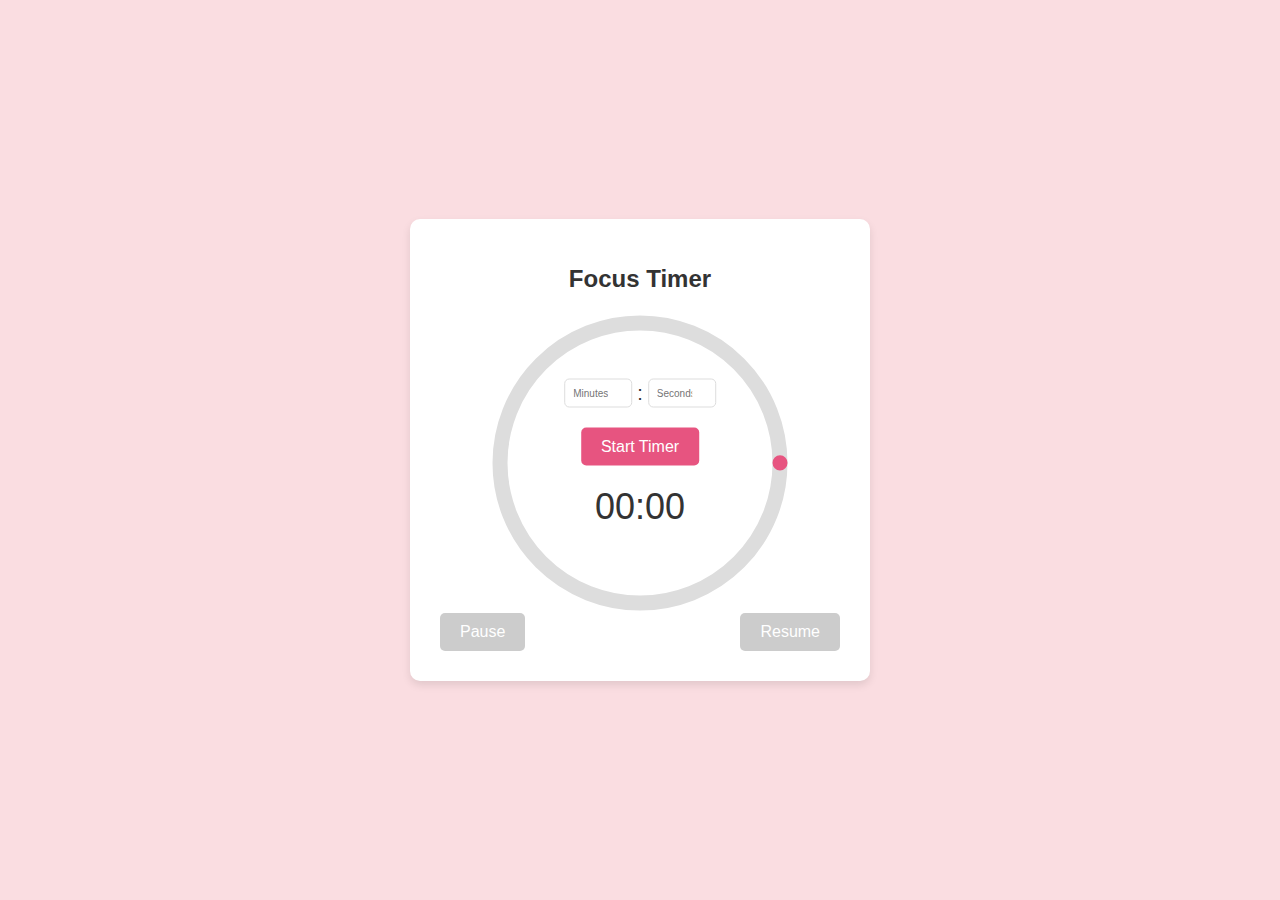
<file: focus_timer.html>
<!DOCTYPE html>
<html lang="en">
<head>
    <meta charset="UTF-8">
    <meta name="viewport" content="width=device-width, initial-scale=1.0">
    <title>Focus Timer</title>
    <link rel="stylesheet" href="focus_timer.css">
</head>
<body>
    <div class="container">
        <h1>Focus Timer</h1>
        <div class="progress-container">
            <svg class="circular-progress" width="300" height="300" viewBox="0 0 300 300">
                <circle class="circular-progress-bg" cx="150" cy="150" r="140"></circle>
                <circle id="progress-bar-fill" class="circular-progress-bar" cx="150" cy="150" r="140"></circle>
            </svg>
            <div class="form-container">
                <form id="timer-form" class="timer-form">
                    <div class="input-group">
                        <input type="number" id="minutes" placeholder="Minutes" required>
                        <span>:</span>
                        <input type="number" id="seconds" placeholder="Seconds" required>
                    </div>
                    <button type="submit" class="btn">Start Timer</button>
                </form>
                <div id="timer-display" class="timer-display">00:00</div>
            </div>
        </div>
        <div class="buttons">
            <button id="pause-button" class="btn" disabled>Pause</button>
            <button id="resume-button" class="btn" disabled>Resume</button>
        </div>
        <audio id="alarm-sound" src="alarm.mp3"></audio>
    </div>
    <script src="focus_timer.js"></script>
</body>
</html>
</file>
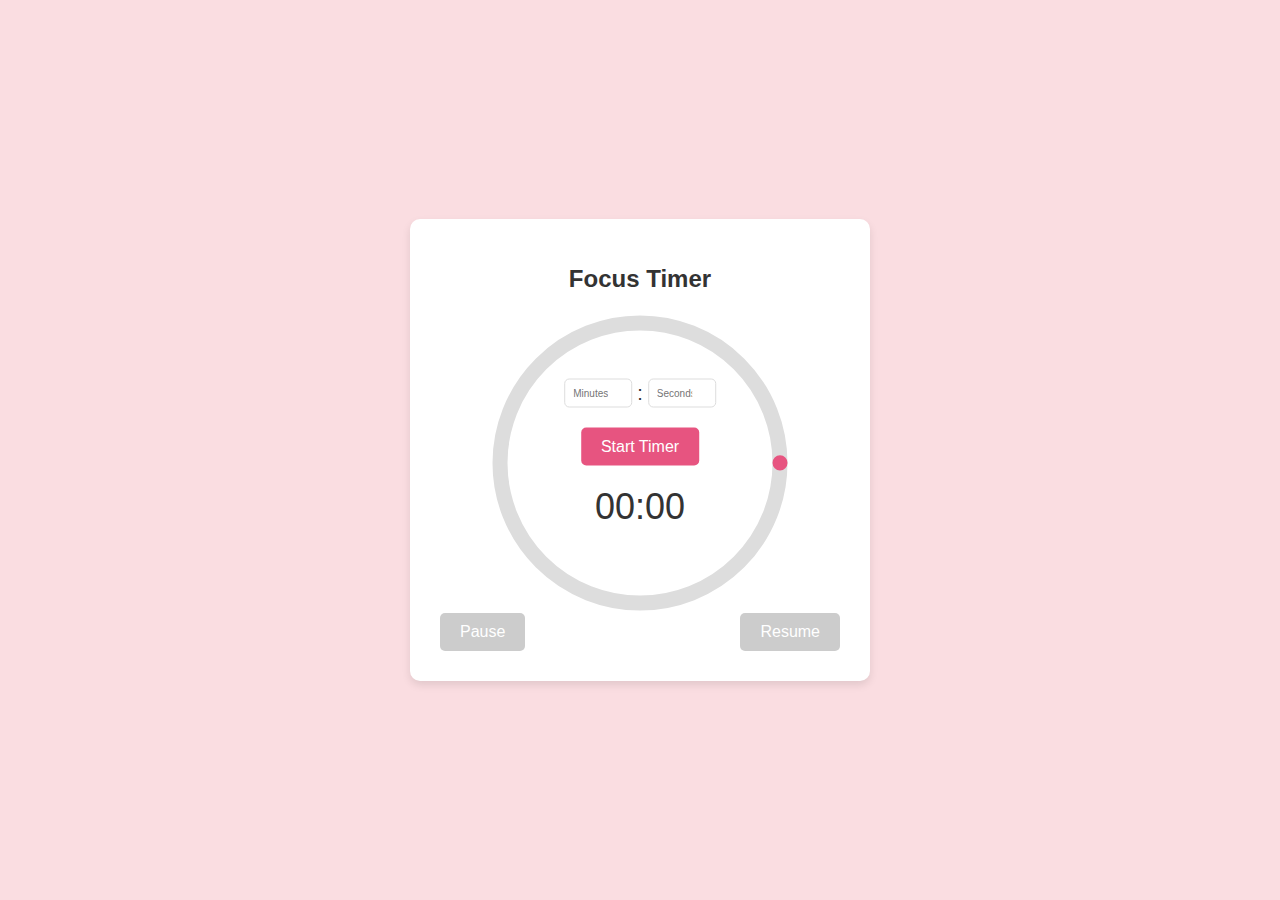
<file: trial.html>
<!DOCTYPE html>
<html lang="en">
<head>
    <meta charset="UTF-8">
    <meta name="viewport" content="width=device-width, initial-scale=1.0">
    <title>Focus Timer</title>
    <link rel="stylesheet" href="trialcss.css">
</head>
<body>
    <div class="container">
        <h1>Focus Timer</h1>
        <div class="progress-container">
            <svg class="circular-progress" width="300" height="300" viewBox="0 0 300 300">
                <circle class="circular-progress-bg" cx="150" cy="150" r="140"></circle>
                <circle id="progress-bar-fill" class="circular-progress-bar" cx="150" cy="150" r="140"></circle>
            </svg>
            <div class="form-container">
                <form id="timer-form" class="timer-form">
                    <div class="input-group">
                        <input type="number" id="minutes" placeholder="Minutes" required>
                        <span>:</span>
                        <input type="number" id="seconds" placeholder="Seconds" required>
                    </div>
                    <button type="submit" class="btn">Start Timer</button>
                </form>
                <div id="timer-display" class="timer-display">00:00</div>
            </div>
        </div>
        <div class="buttons">
            <button id="pause-button" class="btn" disabled>Pause</button>
            <button id="resume-button" class="btn" disabled>Resume</button>
        </div>
        <audio id="alarm-sound" src="alarm.mp3"></audio>
    </div>
    <script src="trialjs.js"></script>
</body>
</html>
</file>
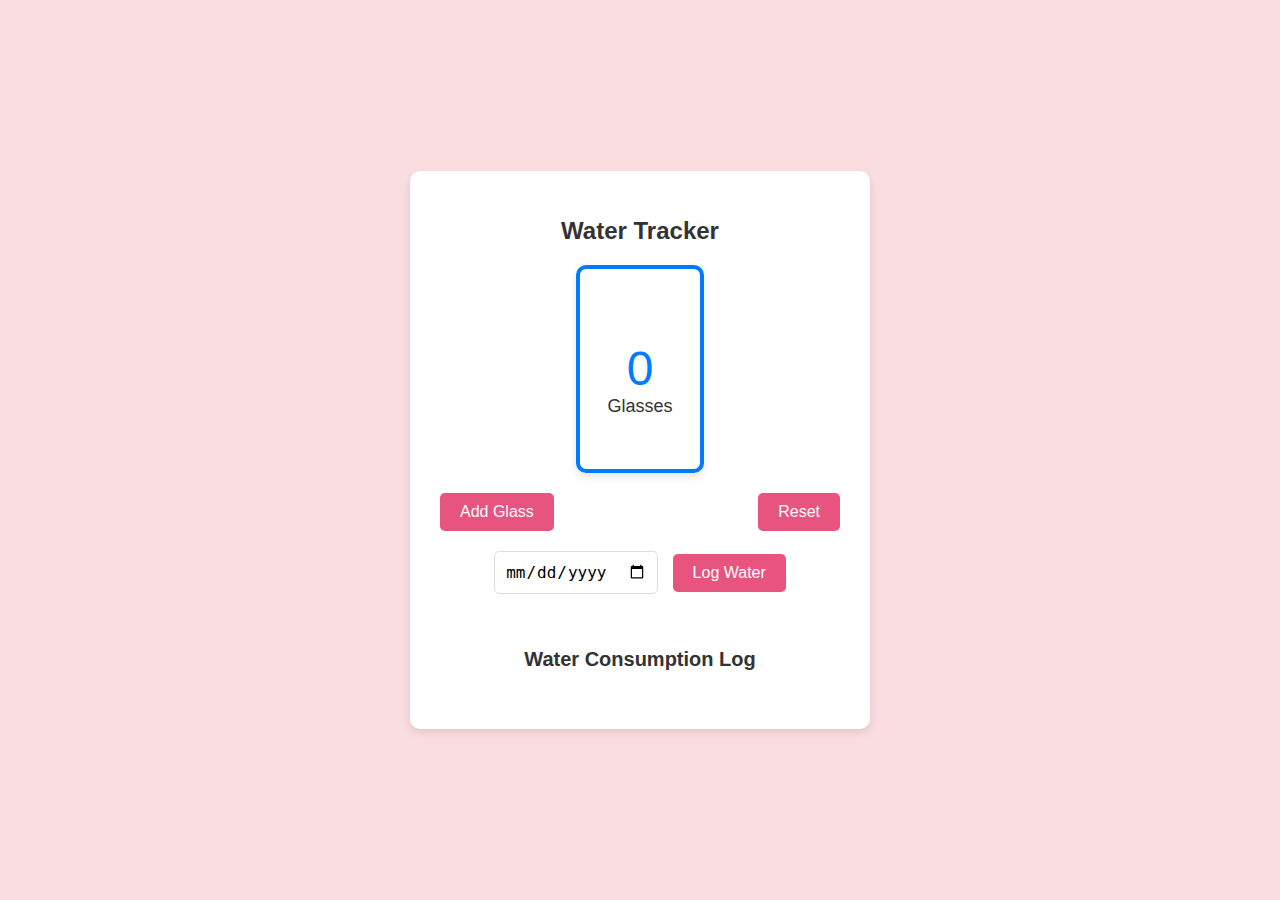
<file: wtrial.html>
<!DOCTYPE html>
<html lang="en">
<head>
    <meta charset="UTF-8">
    <meta name="viewport" content="width=device-width, initial-scale=1.0">
    <title>Water Tracker</title>
    <link rel="stylesheet" href="wtrial.css">
</head>
<body>
    <div class="container">
        <h1>Water Tracker</h1>
        <div class="tracker">
            <div class="glass">
                <div id="glass-fill" class="glass-fill"></div>
                <div class="inner-glass">
                    <div id="water-count" class="count">0</div>
                    <div class="label">Glasses</div>
                </div>
            </div>
        </div>
        <div class="buttons">
            <button id="add-water-button" class="btn">Add Glass</button>
            <button id="reset-water-button" class="btn reset">Reset</button>
        </div>
        <div id="kudos-message" class="kudos-message"></div>
        <div class="date-input">
            <input type="date" id="date-input">
            <button id="log-water-button" class="btn">Log Water</button>
        </div>
        <div id="water-log" class="water-log">
            <br>
            <h2>Water Consumption Log</h2><br>
        </div>
    </div>
    <script src="wtrial.js"></script>
</body>
</html>
</file>
<file: focus_timer.css>
/* styles.css */

body {
    font-family: 'Arial', sans-serif;
    display: flex;
    justify-content: center;
    align-items: center;
    height: 100vh;
    margin: 0;
    background: #fadde1;
}

.container {
    background: white;
    padding: 30px;
    border-radius: 10px;
    box-shadow: 0 4px 8px rgba(0, 0, 0, 0.1);
    text-align: center;
    max-width: 400px;
    width: 100%;
    position: relative;
}

h1 {
    margin-bottom: 20px;
    font-size: 24px;
    color: #333;
}

.progress-container {
    position: relative;
    width: 300px;
    height: 300px;
    margin: 0 auto;
}

.circular-progress {
    position: absolute;
    top: 0;
    left: 0;
}

.circular-progress-bg,
.circular-progress-bar {
    fill: none;
    stroke-width: 15;
    stroke-linecap: round;
}

.circular-progress-bg {
    stroke: #ddd;
}

.circular-progress-bar {
    stroke: #E75480;
    stroke-dasharray: 879; /* Circumference of the circle (2 * π * r) */
    stroke-dashoffset: 879; /* Start with full length (unfilled) */
    transition: stroke-dashoffset 0.5s linear;
}

.form-container {
    position: absolute;
    top: 50%;
    left: 50%;
    transform: translate(-50%, -50%);
    text-align: center;
}

.timer-form {
    display: flex;
    flex-direction: column;
    align-items: center;
    margin-bottom: 20px;
}
.timer-display {
    font-size: 10px; /* Reduced font size for display text */
    color: #333;
    margin-bottom: 20px;
}
.input-group {
    display: flex;
    align-items: center;
    margin-bottom: 20px;
}

.input-group input {
    width: 50px;  /* Adjusted width */
    padding: 8px; /* Reduced padding */
    font-size: 10px; /* Further reduced font size */
    text-align: center;
    border: 1px solid #ddd;
    border-radius: 5px;
    margin: 0 5px;
    outline: none;
}

.input-group span {
    font-size: 20px; /* Slightly reduced size for better balance */
    color: #333;
}
.timer-display {
    font-size: 36px;
    color: #333;
    margin-bottom: 20px;
}

.buttons {
    display: flex;
    justify-content: space-between;
}

.btn {
    padding: 10px 20px;
    font-size: 16px;
    color: white;
    background: #E75480;
    border: none;
    border-radius: 5px;
    cursor: pointer;
    outline: none;
    transition: background 0.3s;
}

.btn:hover {
    background: #A94064;
}

.btn:disabled {
    background: #ccc;
    cursor: not-allowed;
}

.alert-container {
    position: fixed;
    top: 50%;
    left: 50%;
    transform: translate(-50%, -50%);
    background: white;
    padding: 20px;
    box-shadow: 0 0 10px rgba(0, 0, 0, 0.1);
    border-radius: 10px;
    text-align: center;
}

.alert-container p {
    font-size: 18px;
    margin-bottom: 20px;
}

.alert-container button {
    padding: 20px 40px;
    background: #A94064;
    color: white;
    border: none;
    border-radius: 5px;
    cursor: pointer;
}
</file>
<file: trialcss.css>
/* styles.css */

body {
    font-family: 'Arial', sans-serif;
    display: flex;
    justify-content: center;
    align-items: center;
    height: 100vh;
    margin: 0;
    background: #fadde1;
}

.container {
    background: white;
    padding: 30px;
    border-radius: 10px;
    box-shadow: 0 4px 8px rgba(0, 0, 0, 0.1);
    text-align: center;
    max-width: 400px;
    width: 100%;
    position: relative;
}

h1 {
    margin-bottom: 20px;
    font-size: 24px;
    color: #333;
}

.progress-container {
    position: relative;
    width: 300px;
    height: 300px;
    margin: 0 auto;
}

.circular-progress {
    position: absolute;
    top: 0;
    left: 0;
}

.circular-progress-bg,
.circular-progress-bar {
    fill: none;
    stroke-width: 15;
    stroke-linecap: round;
}

.circular-progress-bg {
    stroke: #ddd;
}

.circular-progress-bar {
    stroke: #E75480;
    stroke-dasharray: 879; /* Circumference of the circle (2 * π * r) */
    stroke-dashoffset: 879; /* Start with full length (unfilled) */
    transition: stroke-dashoffset 0.5s linear;
}

.form-container {
    position: absolute;
    top: 50%;
    left: 50%;
    transform: translate(-50%, -50%);
    text-align: center;
}

.timer-form {
    display: flex;
    flex-direction: column;
    align-items: center;
    margin-bottom: 20px;
}
.timer-display {
    font-size: 10px; /* Reduced font size for display text */
    color: #333;
    margin-bottom: 20px;
}
.input-group {
    display: flex;
    align-items: center;
    margin-bottom: 20px;
}

.input-group input {
    width: 50px;  /* Adjusted width */
    padding: 8px; /* Reduced padding */
    font-size: 10px; /* Further reduced font size */
    text-align: center;
    border: 1px solid #ddd;
    border-radius: 5px;
    margin: 0 5px;
    outline: none;
}

.input-group span {
    font-size: 20px; /* Slightly reduced size for better balance */
    color: #333;
}
.timer-display {
    font-size: 36px;
    color: #333;
    margin-bottom: 20px;
}

.buttons {
    display: flex;
    justify-content: space-between;
}

.btn {
    padding: 10px 20px;
    font-size: 16px;
    color: white;
    background: #E75480;
    border: none;
    border-radius: 5px;
    cursor: pointer;
    outline: none;
    transition: background 0.3s;
}

.btn:hover {
    background: #A94064;
}

.btn:disabled {
    background: #ccc;
    cursor: not-allowed;
}

.alert-container {
    position: fixed;
    top: 50%;
    left: 50%;
    transform: translate(-50%, -50%);
    background: white;
    padding: 20px;
    box-shadow: 0 0 10px rgba(0, 0, 0, 0.1);
    border-radius: 10px;
    text-align: center;
}

.alert-container p {
    font-size: 18px;
    margin-bottom: 20px;
}

.alert-container button {
    padding: 20px 40px;
    background: #A94064;
    color: white;
    border: none;
    border-radius: 5px;
    cursor: pointer;
}
</file>
<file: wtrial.css>
/* styles.css */

body {
    font-family: 'Arial', sans-serif;
    display: flex;
    justify-content: center;
    align-items: center;
    height: 100vh;
    margin: 0;
    background: #fadde1;
}

.container {
    background: white;
    padding: 30px;
    border-radius: 10px;
    box-shadow: 0 4px 8px rgba(0, 0, 0, 0.1);
    text-align: center;
    max-width: 400px;
    width: 100%;
}

h1 {
    margin-bottom: 20px;
    font-size: 24px;
    color: #333;
}

h2 {
    text-align:center;
}

.tracker {
    display: flex;
    justify-content: center;
    align-items: center;
    margin-bottom: 20px;
}

.glass {
    width: 120px;
    height: 200px;
    border: 4px solid #007bff;
    border-radius: 10px;
    position: relative;
    display: flex;
    justify-content: center;
    align-items: center;
    box-shadow: 0 4px 8px rgba(0, 0, 0, 0.1);
    overflow: hidden;
}

.glass-fill {
    position: absolute;
    bottom: 0;
    width: 100%;
    background: lightblue;
    height: 0;
    transition: height 0.3s;
}

.inner-glass {
    width: 100px;
    height: 180px;
    background: white;
    display: flex;
    flex-direction: column;
    justify-content: center;
    align-items: center;
    position: absolute;
    bottom: 0;
    pointer-events: none;
}

.count {
    font-size: 48px;
    color: #007bff;
}

.label {
    font-size: 18px;
    color: #333;
}

.buttons {
    display: flex;
    justify-content: space-between;
}

.btn {
    padding: 10px 20px;
    font-size: 16px;
    color: white;
    background: #E75480;
    border: none;
    border-radius: 5px;
    cursor: pointer;
    outline: none;
    transition: background 0.3s;
}

.btn:hover {
    background: #b52a32;
}

.btn.reset {
    background: #E75480;
}

.btn.reset:hover {
    background: #b52a32;
}

.date-input {
    margin: 20px 0;
}

.date-input input {
    padding: 10px;
    font-size: 16px;
    border: 1px solid #ddd;
    border-radius: 5px;
    outline: none;
    margin-right: 10px;
}

.kudos-message {
    color: black;
    font-size: 18px;
    margin-top: 10px;
}

.water-log {
    margin-top: 20px;
    text-align: left;
}

.water-log h2 {
    font-size: 20px;
    color: #333;
    margin-bottom: 10px;
}

.water-log .log-entry {
    display: flex;
    justify-content: space-between;
    align-items: center;
    background: #f8f9fa;
    padding: 10px;
    border-radius: 5px;
    margin-bottom: 10px;
}

.water-log .log-entry button {
    background: #c21807;
    border: none;
    border-radius: 5px;
    color: white;
    cursor: pointer;
    padding: 5px 10px;
}
</file>
